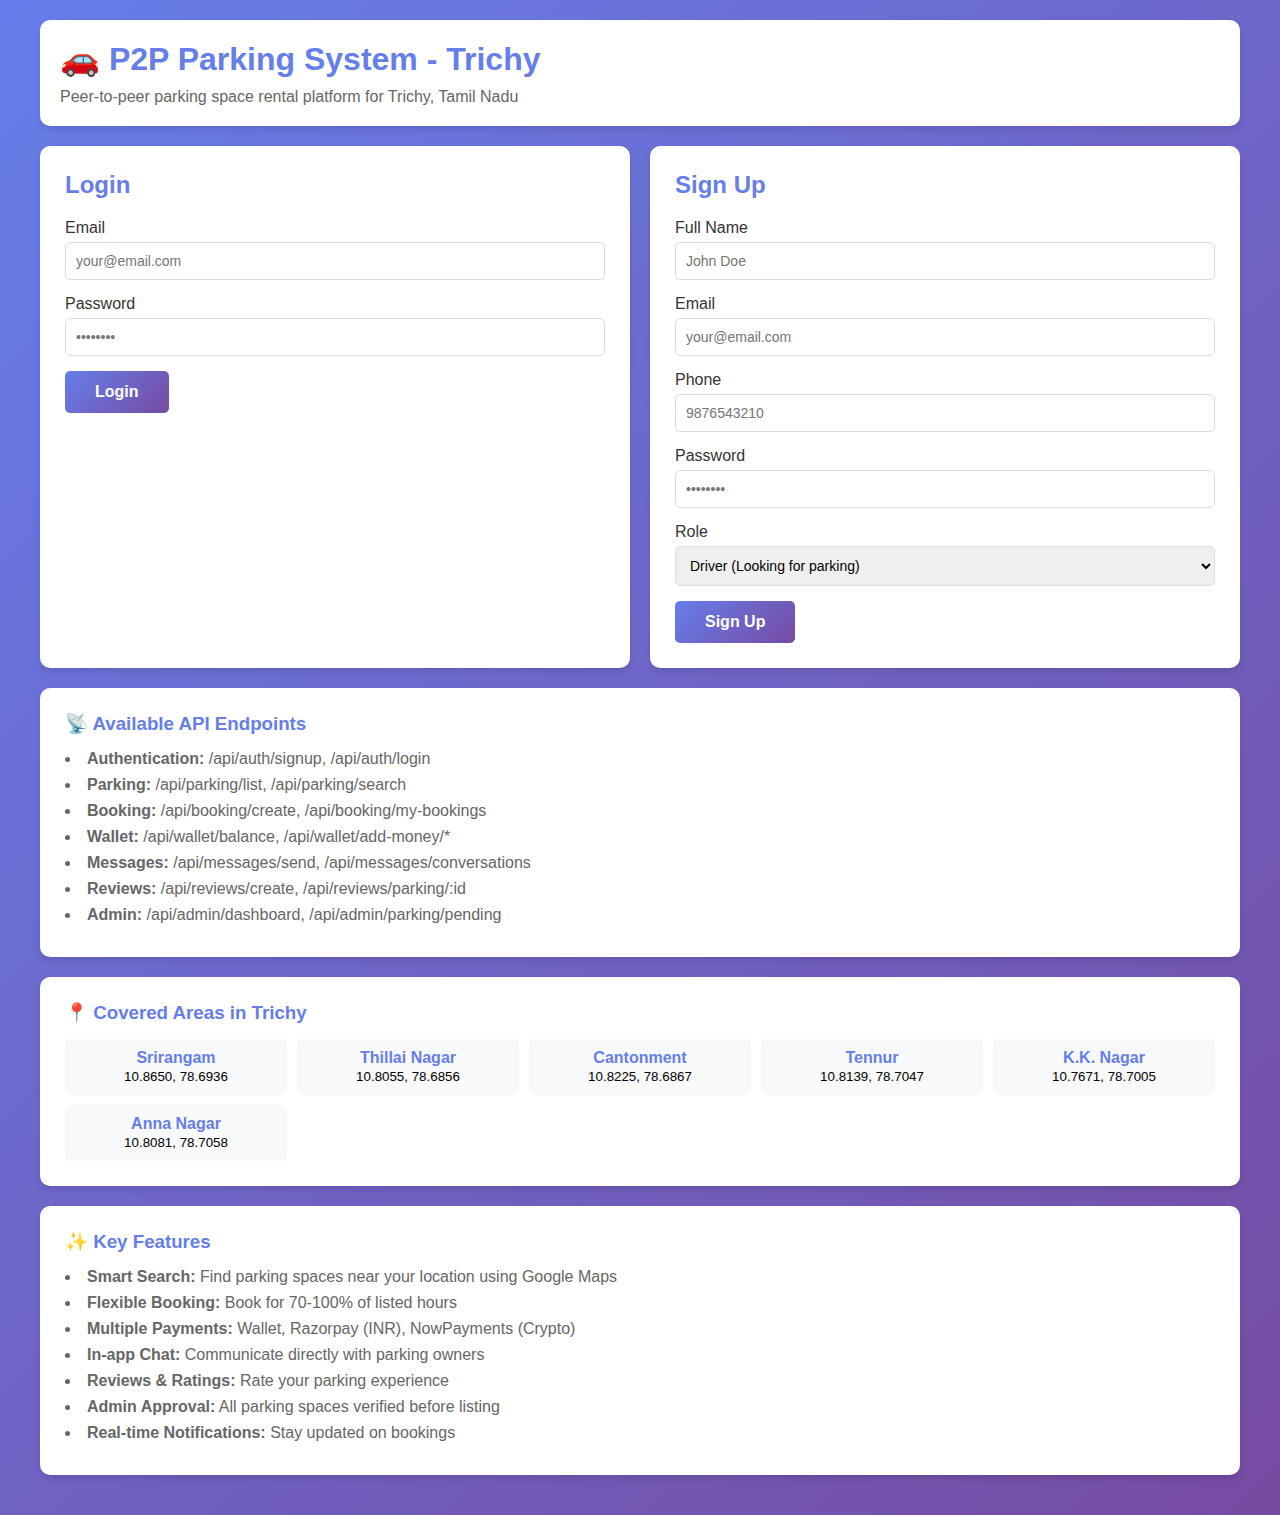
<file: index.html>
<!DOCTYPE html>
<html lang="en">
<head>
    <meta charset="UTF-8">
    <meta name="viewport" content="width=device-width, initial-scale=1.0">
    <title>P2P Parking - Trichy</title>
    <style>
        * {
            margin: 0;
            padding: 0;
            box-sizing: border-box;
        }

        body {
            font-family: 'Segoe UI', Tahoma, Geneva, Verdana, sans-serif;
            background: linear-gradient(135deg, #667eea 0%, #764ba2 100%);
            min-height: 100vh;
            padding: 20px;
        }

        .container {
            max-width: 1200px;
            margin: 0 auto;
        }

        .header {
            background: white;
            padding: 20px;
            border-radius: 10px;
            box-shadow: 0 4px 6px rgba(0,0,0,0.1);
            margin-bottom: 20px;
        }

        .header h1 {
            color: #667eea;
            margin-bottom: 10px;
        }

        .header p {
            color: #666;
        }

        .auth-section {
            display: grid;
            grid-template-columns: 1fr 1fr;
            gap: 20px;
            margin-bottom: 20px;
        }

        .card {
            background: white;
            padding: 25px;
            border-radius: 10px;
            box-shadow: 0 4px 6px rgba(0,0,0,0.1);
        }

        .card h2 {
            color: #667eea;
            margin-bottom: 20px;
            font-size: 1.5em;
        }

        .form-group {
            margin-bottom: 15px;
        }

        .form-group label {
            display: block;
            margin-bottom: 5px;
            color: #333;
            font-weight: 500;
        }

        .form-group input,
        .form-group select,
        .form-group textarea {
            width: 100%;
            padding: 10px;
            border: 1px solid #ddd;
            border-radius: 5px;
            font-size: 14px;
        }

        .form-group textarea {
            resize: vertical;
            min-height: 80px;
        }

        button {
            background: linear-gradient(135deg, #667eea 0%, #764ba2 100%);
            color: white;
            border: none;
            padding: 12px 30px;
            border-radius: 5px;
            cursor: pointer;
            font-size: 16px;
            font-weight: 600;
            transition: transform 0.2s;
        }

        button:hover {
            transform: translateY(-2px);
        }

        button:disabled {
            opacity: 0.5;
            cursor: not-allowed;
        }

        .info-section {
            background: white;
            padding: 25px;
            border-radius: 10px;
            box-shadow: 0 4px 6px rgba(0,0,0,0.1);
            margin-bottom: 20px;
        }

        .info-section h3 {
            color: #667eea;
            margin-bottom: 15px;
        }

        .info-section ul {
            list-style-position: inside;
            color: #666;
        }

        .info-section li {
            margin-bottom: 8px;
        }

        .response {
            margin-top: 15px;
            padding: 15px;
            border-radius: 5px;
            display: none;
        }

        .response.success {
            background: #d4edda;
            color: #155724;
            border: 1px solid #c3e6cb;
        }

        .response.error {
            background: #f8d7da;
            color: #721c24;
            border: 1px solid #f5c6cb;
        }

        .response pre {
            margin-top: 10px;
            background: rgba(0,0,0,0.05);
            padding: 10px;
            border-radius: 3px;
            overflow-x: auto;
            font-size: 12px;
        }

        .trichy-areas {
            display: grid;
            grid-template-columns: repeat(auto-fit, minmax(200px, 1fr));
            gap: 10px;
            margin-top: 10px;
        }

        .area-card {
            background: #f8f9fa;
            padding: 10px;
            border-radius: 5px;
            text-align: center;
        }

        .area-card strong {
            color: #667eea;
        }

        #map {
            width: 100%;
            height: 400px;
            border-radius: 10px;
            margin-top: 20px;
        }

        .hidden {
            display: none;
        }

        @media (max-width: 768px) {
            .auth-section {
                grid-template-columns: 1fr;
            }
        }
    </style>
</head>
<body>
    <div class="container">
        <div class="header">
            <h1>🚗 P2P Parking System - Trichy</h1>
            <p>Peer-to-peer parking space rental platform for Trichy, Tamil Nadu</p>
        </div>

        <div class="auth-section">
            <!-- Login Section -->
            <div class="card">
                <h2>Login</h2>
                <form id="loginForm">
                    <div class="form-group">
                        <label>Email</label>
                        <input type="email" id="loginEmail" placeholder="your@email.com" required>
                    </div>
                    <div class="form-group">
                        <label>Password</label>
                        <input type="password" id="loginPassword" placeholder="••••••••" required>
                    </div>
                    <button type="submit">Login</button>
                    <div id="loginResponse" class="response"></div>
                </form>
            </div>

            <!-- Signup Section -->
            <div class="card">
                <h2>Sign Up</h2>
                <form id="signupForm">
                    <div class="form-group">
                        <label>Full Name</label>
                        <input type="text" id="signupName" placeholder="John Doe" required>
                    </div>
                    <div class="form-group">
                        <label>Email</label>
                        <input type="email" id="signupEmail" placeholder="your@email.com" required>
                    </div>
                    <div class="form-group">
                        <label>Phone</label>
                        <input type="tel" id="signupPhone" placeholder="9876543210" required>
                    </div>
                    <div class="form-group">
                        <label>Password</label>
                        <input type="password" id="signupPassword" placeholder="••••••••" required>
                    </div>
                    <div class="form-group">
                        <label>Role</label>
                        <select id="signupRole" required>
                            <option value="driver">Driver (Looking for parking)</option>
                            <option value="host">Host (Offering parking)</option>
                        </select>
                    </div>
                    <button type="submit">Sign Up</button>
                    <div id="signupResponse" class="response"></div>
                </form>
            </div>
        </div>

        <!-- API Endpoints Info -->
        <div class="info-section">
            <h3>📡 Available API Endpoints</h3>
            <ul>
                <li><strong>Authentication:</strong> /api/auth/signup, /api/auth/login</li>
                <li><strong>Parking:</strong> /api/parking/list, /api/parking/search</li>
                <li><strong>Booking:</strong> /api/booking/create, /api/booking/my-bookings</li>
                <li><strong>Wallet:</strong> /api/wallet/balance, /api/wallet/add-money/*</li>
                <li><strong>Messages:</strong> /api/messages/send, /api/messages/conversations</li>
                <li><strong>Reviews:</strong> /api/reviews/create, /api/reviews/parking/:id</li>
                <li><strong>Admin:</strong> /api/admin/dashboard, /api/admin/parking/pending</li>
            </ul>
        </div>

        <!-- Trichy Areas -->
        <div class="info-section">
            <h3>📍 Covered Areas in Trichy</h3>
            <div class="trichy-areas">
                <div class="area-card">
                    <strong>Srirangam</strong><br>
                    <small>10.8650, 78.6936</small>
                </div>
                <div class="area-card">
                    <strong>Thillai Nagar</strong><br>
                    <small>10.8055, 78.6856</small>
                </div>
                <div class="area-card">
                    <strong>Cantonment</strong><br>
                    <small>10.8225, 78.6867</small>
                </div>
                <div class="area-card">
                    <strong>Tennur</strong><br>
                    <small>10.8139, 78.7047</small>
                </div>
                <div class="area-card">
                    <strong>K.K. Nagar</strong><br>
                    <small>10.7671, 78.7005</small>
                </div>
                <div class="area-card">
                    <strong>Anna Nagar</strong><br>
                    <small>10.8081, 78.7058</small>
                </div>
            </div>
        </div>

        <!-- Features -->
        <div class="info-section">
            <h3>✨ Key Features</h3>
            <ul>
                <li><strong>Smart Search:</strong> Find parking spaces near your location using Google Maps</li>
                <li><strong>Flexible Booking:</strong> Book for 70-100% of listed hours</li>
                <li><strong>Multiple Payments:</strong> Wallet, Razorpay (INR), NowPayments (Crypto)</li>
                <li><strong>In-app Chat:</strong> Communicate directly with parking owners</li>
                <li><strong>Reviews & Ratings:</strong> Rate your parking experience</li>
                <li><strong>Admin Approval:</strong> All parking spaces verified before listing</li>
                <li><strong>Real-time Notifications:</strong> Stay updated on bookings</li>
            </ul>
        </div>
    </div>

    <script>
        const API_BASE = 'http://localhost:5000/api';
        let authToken = localStorage.getItem('authToken');

        // Login Form
        document.getElementById('loginForm').addEventListener('submit', async (e) => {
            e.preventDefault();
            
            const email = document.getElementById('loginEmail').value;
            const password = document.getElementById('loginPassword').value;
            const responseDiv = document.getElementById('loginResponse');

            try {
                const response = await fetch(`${API_BASE}/auth/login`, {
                    method: 'POST',
                    headers: {
                        'Content-Type': 'application/json'
                    },
                    body: JSON.stringify({ email, password })
                });

                const data = await response.json();
                
                if (response.ok) {
                    authToken = data.token;
                    localStorage.setItem('authToken', authToken);
                    showResponse(responseDiv, 'success', 'Login successful!', data);
                } else {
                    showResponse(responseDiv, 'error', 'Login failed', data);
                }
            } catch (error) {
                showResponse(responseDiv, 'error', 'Network error', { error: error.message });
            }
        });

        // Signup Form
        document.getElementById('signupForm').addEventListener('submit', async (e) => {
            e.preventDefault();
            
            const name = document.getElementById('signupName').value;
            const email = document.getElementById('signupEmail').value;
            const phone = document.getElementById('signupPhone').value;
            const password = document.getElementById('signupPassword').value;
            const role = document.getElementById('signupRole').value;
            const responseDiv = document.getElementById('signupResponse');

            try {
                const response = await fetch(`${API_BASE}/auth/signup`, {
                    method: 'POST',
                    headers: {
                        'Content-Type': 'application/json'
                    },
                    body: JSON.stringify({ name, email, phone, password, role })
                });

                const data = await response.json();
                
                if (response.ok) {
                    authToken = data.token;
                    localStorage.setItem('authToken', authToken);
                    showResponse(responseDiv, 'success', 'Signup successful!', data);
                    
                    // Clear form
                    document.getElementById('signupForm').reset();
                } else {
                    showResponse(responseDiv, 'error', 'Signup failed', data);
                }
            } catch (error) {
                showResponse(responseDiv, 'error', 'Network error', { error: error.message });
            }
        });

        function showResponse(element, type, message, data) {
            element.className = `response ${type}`;
            element.innerHTML = `
                <strong>${message}</strong>
                <pre>${JSON.stringify(data, null, 2)}</pre>
            `;
            element.style.display = 'block';

            setTimeout(() => {
                element.style.display = 'none';
            }, 10000);
        }
    </script>
</body>
</html>
</file>
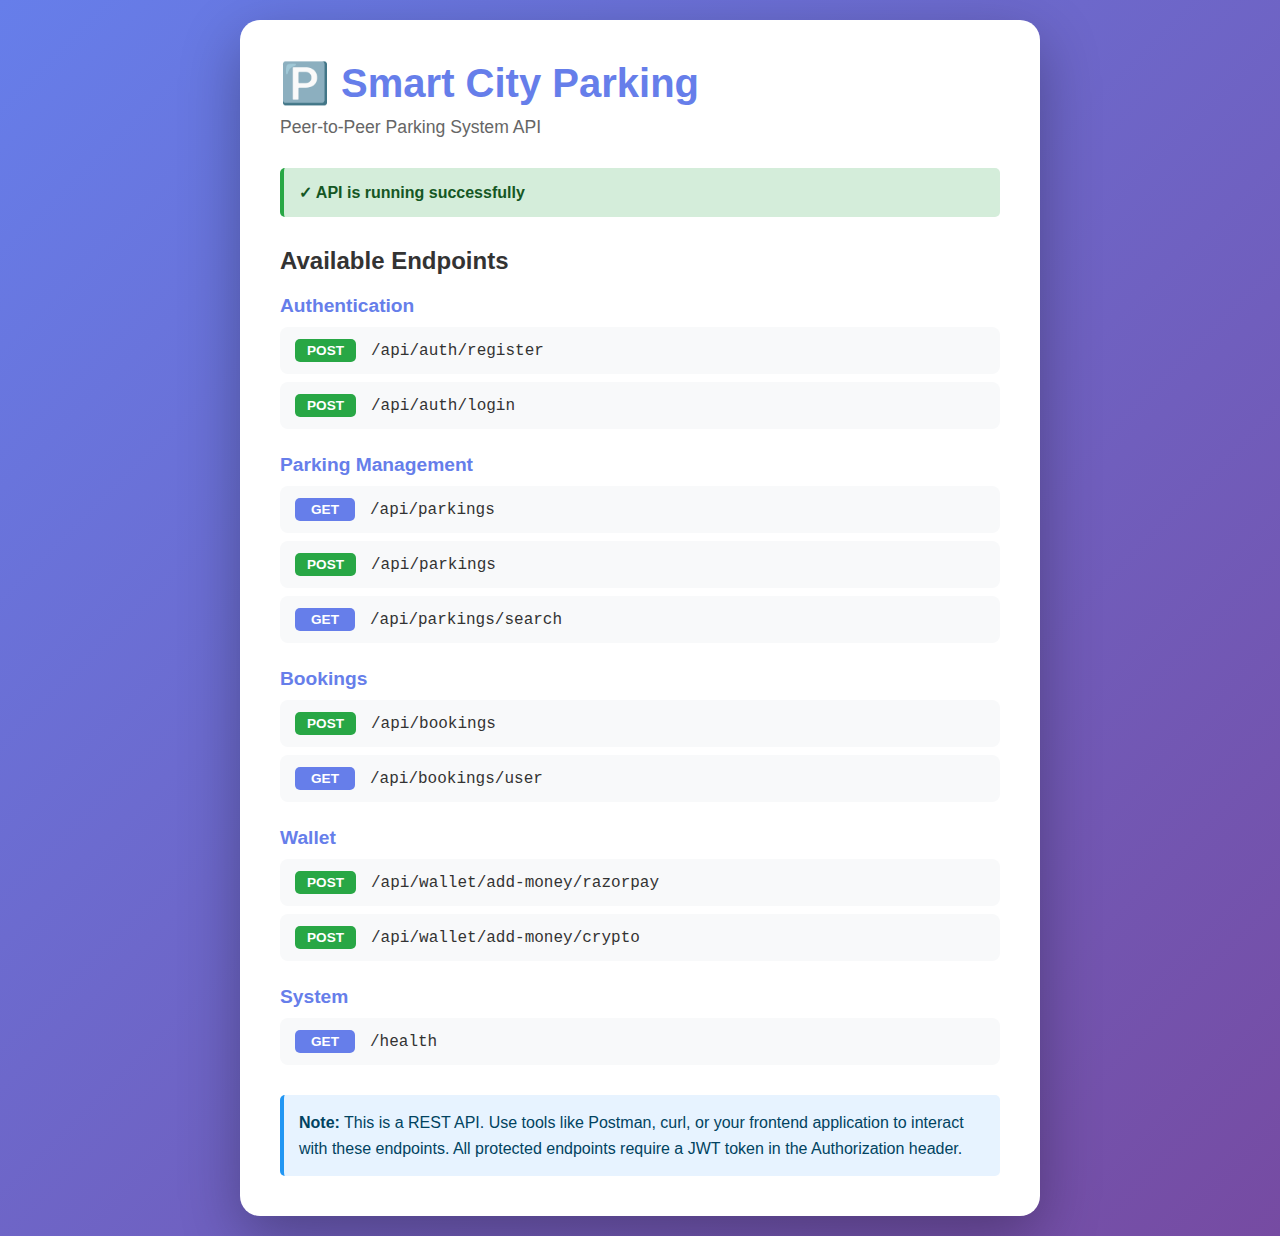
<file: templates/index.html>
<!DOCTYPE html>
<html lang="en">
<head>
    <meta charset="UTF-8">
    <meta name="viewport" content="width=device-width, initial-scale=1.0">
    <title>Smart City Parking - API</title>
    <style>
        * {
            margin: 0;
            padding: 0;
            box-sizing: border-box;
        }
        
        body {
            font-family: -apple-system, BlinkMacSystemFont, 'Segoe UI', Roboto, Oxygen, Ubuntu, Cantarell, sans-serif;
            background: linear-gradient(135deg, #667eea 0%, #764ba2 100%);
            min-height: 100vh;
            display: flex;
            align-items: center;
            justify-content: center;
            padding: 20px;
        }
        
        .container {
            background: white;
            border-radius: 20px;
            padding: 40px;
            max-width: 800px;
            width: 100%;
            box-shadow: 0 20px 60px rgba(0,0,0,0.3);
        }
        
        h1 {
            color: #667eea;
            margin-bottom: 10px;
            font-size: 2.5em;
        }
        
        .subtitle {
            color: #666;
            margin-bottom: 30px;
            font-size: 1.1em;
        }
        
        .status {
            background: #d4edda;
            border-left: 4px solid #28a745;
            padding: 15px;
            border-radius: 5px;
            margin-bottom: 30px;
        }
        
        .status-text {
            color: #155724;
            font-weight: 600;
        }
        
        .endpoints {
            margin-top: 30px;
        }
        
        .endpoints h2 {
            color: #333;
            margin-bottom: 20px;
            font-size: 1.5em;
        }
        
        .endpoint-group {
            margin-bottom: 25px;
        }
        
        .endpoint-group h3 {
            color: #667eea;
            margin-bottom: 10px;
            font-size: 1.2em;
        }
        
        .endpoint {
            background: #f8f9fa;
            padding: 12px 15px;
            margin: 8px 0;
            border-radius: 8px;
            display: flex;
            align-items: center;
            gap: 15px;
        }
        
        .method {
            background: #667eea;
            color: white;
            padding: 4px 12px;
            border-radius: 5px;
            font-weight: 600;
            font-size: 0.85em;
            min-width: 60px;
            text-align: center;
        }
        
        .method.post {
            background: #28a745;
        }
        
        .method.put {
            background: #ffc107;
            color: #333;
        }
        
        .method.delete {
            background: #dc3545;
        }
        
        .path {
            color: #333;
            font-family: 'Courier New', monospace;
            flex: 1;
        }
        
        .info-box {
            background: #e7f3ff;
            border-left: 4px solid #2196F3;
            padding: 15px;
            border-radius: 5px;
            margin-top: 30px;
        }
        
        .info-box p {
            color: #014361;
            line-height: 1.6;
        }
        
        a {
            color: #667eea;
            text-decoration: none;
        }
        
        a:hover {
            text-decoration: underline;
        }
    </style>
</head>
<body>
    <div class="container">
        <h1>🅿️ Smart City Parking</h1>
        <p class="subtitle">Peer-to-Peer Parking System API</p>
        
        <div class="status">
            <p class="status-text">✓ API is running successfully</p>
        </div>
        
        <div class="endpoints">
            <h2>Available Endpoints</h2>
            
            <div class="endpoint-group">
                <h3>Authentication</h3>
                <div class="endpoint">
                    <span class="method post">POST</span>
                    <span class="path">/api/auth/register</span>
                </div>
                <div class="endpoint">
                    <span class="method post">POST</span>
                    <span class="path">/api/auth/login</span>
                </div>
            </div>
            
            <div class="endpoint-group">
                <h3>Parking Management</h3>
                <div class="endpoint">
                    <span class="method">GET</span>
                    <span class="path">/api/parkings</span>
                </div>
                <div class="endpoint">
                    <span class="method post">POST</span>
                    <span class="path">/api/parkings</span>
                </div>
                <div class="endpoint">
                    <span class="method">GET</span>
                    <span class="path">/api/parkings/search</span>
                </div>
            </div>
            
            <div class="endpoint-group">
                <h3>Bookings</h3>
                <div class="endpoint">
                    <span class="method post">POST</span>
                    <span class="path">/api/bookings</span>
                </div>
                <div class="endpoint">
                    <span class="method">GET</span>
                    <span class="path">/api/bookings/user</span>
                </div>
            </div>
            
            <div class="endpoint-group">
                <h3>Wallet</h3>
                <div class="endpoint">
                    <span class="method post">POST</span>
                    <span class="path">/api/wallet/add-money/razorpay</span>
                </div>
                <div class="endpoint">
                    <span class="method post">POST</span>
                    <span class="path">/api/wallet/add-money/crypto</span>
                </div>
            </div>
            
            <div class="endpoint-group">
                <h3>System</h3>
                <div class="endpoint">
                    <span class="method">GET</span>
                    <span class="path">/health</span>
                </div>
            </div>
        </div>
        
        <div class="info-box">
            <p><strong>Note:</strong> This is a REST API. Use tools like Postman, curl, or your frontend application to interact with these endpoints. All protected endpoints require a JWT token in the Authorization header.</p>
        </div>
    </div>
</body>
</html>
</file>
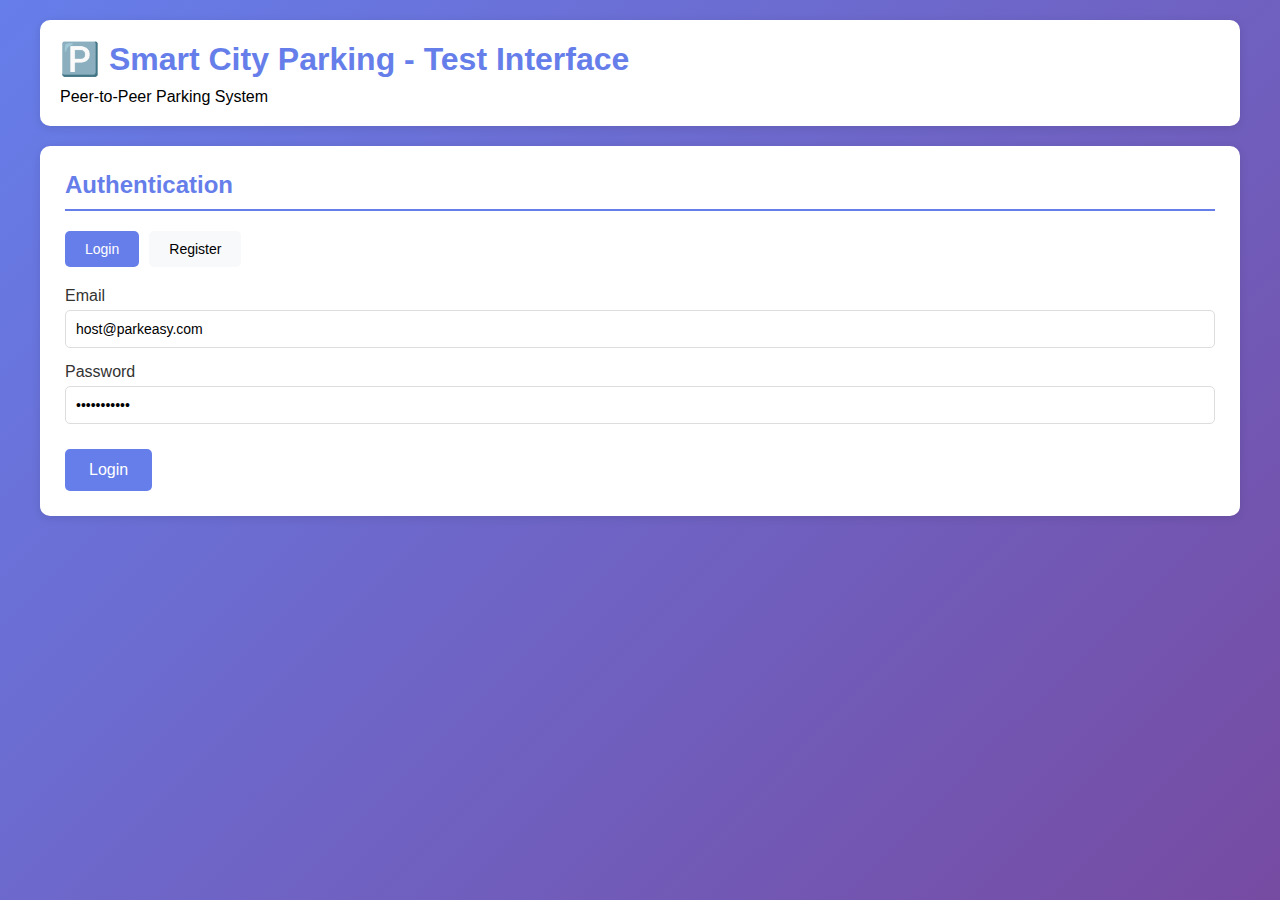
<file: test.html>
<!DOCTYPE html>
<html lang="en">
<head>
    <meta charset="UTF-8">
    <meta name="viewport" content="width=device-width, initial-scale=1.0">
    <title>Smart City Parking - Test Interface</title>
    <style>
        * {
            margin: 0;
            padding: 0;
            box-sizing: border-box;
        }
        
        body {
            font-family: -apple-system, BlinkMacSystemFont, 'Segoe UI', Roboto, sans-serif;
            background: linear-gradient(135deg, #667eea 0%, #764ba2 100%);
            min-height: 100vh;
            padding: 20px;
        }
        
        .container {
            max-width: 1200px;
            margin: 0 auto;
        }
        
        .header {
            background: white;
            padding: 20px;
            border-radius: 10px;
            margin-bottom: 20px;
            box-shadow: 0 2px 10px rgba(0,0,0,0.1);
        }
        
        .header h1 {
            color: #667eea;
            margin-bottom: 10px;
        }
        
        .user-info {
            display: flex;
            justify-content: space-between;
            align-items: center;
            margin-top: 15px;
            padding-top: 15px;
            border-top: 1px solid #e0e0e0;
        }
        
        .section {
            background: white;
            padding: 25px;
            border-radius: 10px;
            margin-bottom: 20px;
            box-shadow: 0 2px 10px rgba(0,0,0,0.1);
        }
        
        .section h2 {
            color: #667eea;
            margin-bottom: 20px;
            padding-bottom: 10px;
            border-bottom: 2px solid #667eea;
        }
        
        .form-group {
            margin-bottom: 15px;
        }
        
        .form-group label {
            display: block;
            margin-bottom: 5px;
            color: #333;
            font-weight: 500;
        }
        
        .form-group input,
        .form-group select,
        .form-group textarea {
            width: 100%;
            padding: 10px;
            border: 1px solid #ddd;
            border-radius: 5px;
            font-size: 14px;
        }
        
        .form-group textarea {
            resize: vertical;
            min-height: 80px;
        }
        
        .btn {
            background: #667eea;
            color: white;
            padding: 12px 24px;
            border: none;
            border-radius: 5px;
            cursor: pointer;
            font-size: 16px;
            margin-right: 10px;
            margin-top: 10px;
        }
        
        .btn:hover {
            background: #5568d3;
        }
        
        .btn-secondary {
            background: #6c757d;
        }
        
        .btn-success {
            background: #28a745;
        }
        
        .btn-danger {
            background: #dc3545;
        }
        
        .message {
            padding: 15px;
            border-radius: 5px;
            margin-bottom: 15px;
            display: none;
        }
        
        .message.success {
            background: #d4edda;
            color: #155724;
            border: 1px solid #c3e6cb;
        }
        
        .message.error {
            background: #f8d7da;
            color: #721c24;
            border: 1px solid #f5c6cb;
        }
        
        .grid {
            display: grid;
            grid-template-columns: repeat(auto-fill, minmax(300px, 1fr));
            gap: 20px;
            margin-top: 20px;
        }
        
        .card {
            background: #f8f9fa;
            padding: 20px;
            border-radius: 8px;
            border: 1px solid #e0e0e0;
        }
        
        .card h3 {
            color: #667eea;
            margin-bottom: 10px;
        }
        
        .card p {
            margin: 5px 0;
            color: #666;
        }
        
        .badge {
            display: inline-block;
            padding: 4px 8px;
            border-radius: 3px;
            font-size: 12px;
            font-weight: 600;
            margin-top: 5px;
        }
        
        .badge-pending {
            background: #ffc107;
            color: #333;
        }
        
        .badge-approved {
            background: #28a745;
            color: white;
        }
        
        .badge-confirmed {
            background: #17a2b8;
            color: white;
        }
        
        .badge-completed {
            background: #6c757d;
            color: white;
        }
        
        .tabs {
            display: flex;
            gap: 10px;
            margin-bottom: 20px;
        }
        
        .tab {
            padding: 10px 20px;
            background: #f8f9fa;
            border: none;
            border-radius: 5px;
            cursor: pointer;
            font-size: 14px;
        }
        
        .tab.active {
            background: #667eea;
            color: white;
        }
        
        .hidden {
            display: none !important;
        }
        
        .wallet-balance {
            font-size: 24px;
            font-weight: bold;
            color: #28a745;
        }
    </style>
</head>
<body>
    <div class="container">
        <div class="header">
            <h1>🅿️ Smart City Parking - Test Interface</h1>
            <p>Peer-to-Peer Parking System</p>
            <div class="user-info hidden" id="userInfo">
                <div>
                    <strong>User:</strong> <span id="userName"></span> |
                    <strong>Role:</strong> <span id="userRole"></span> |
                    <strong>Wallet:</strong> ₹<span id="userWallet">0</span>
                </div>
                <button class="btn btn-danger" onclick="logout()">Logout</button>
            </div>
        </div>

        <!-- Login/Register Section -->
        <div class="section" id="authSection">
            <h2>Authentication</h2>
            <div class="tabs">
                <button class="tab active" onclick="showAuthTab('login')">Login</button>
                <button class="tab" onclick="showAuthTab('register')">Register</button>
            </div>
            
            <div id="loginForm">
                <div class="message" id="loginMessage"></div>
                <div class="form-group">
                    <label>Email</label>
                    <input type="email" id="loginEmail" value="host@parkeasy.com">
                </div>
                <div class="form-group">
                    <label>Password</label>
                    <input type="password" id="loginPassword" value="password123">
                </div>
                <button class="btn" onclick="login()">Login</button>
            </div>
            
            <div id="registerForm" class="hidden">
                <div class="message" id="registerMessage"></div>
                <div class="form-group">
                    <label>Name</label>
                    <input type="text" id="regName">
                </div>
                <div class="form-group">
                    <label>Email</label>
                    <input type="email" id="regEmail">
                </div>
                <div class="form-group">
                    <label>Phone (10 digits)</label>
                    <input type="tel" id="regPhone" pattern="[0-9]{10}">
                </div>
                <div class="form-group">
                    <label>Password</label>
                    <input type="password" id="regPassword">
                </div>
                <div class="form-group">
                    <label>Role</label>
                    <select id="regRole">
                        <option value="driver">Driver (Looking for parking)</option>
                        <option value="host">Host (Offer parking space)</option>
                        <option value="admin">Admin (Platform Management)</option>
                    </select>
                </div>
                <div class="form-group" id="adminPasswordGroup" style="display: none;">
                    <label>Admin Password (Required for Admin role)</label>
                    <input type="password" id="regAdminPassword" placeholder="Enter admin password">
                    <small style="color: #666;">Contact platform owner for admin password</small>
                </div>
                <button class="btn" onclick="register()">Register</button>
            </div>
        </div>

        <!-- Main App Section (Hidden until login) -->
        <div id="appSection" class="hidden">
            <!-- Wallet Section -->
            <div class="section">
                <h2>💰 Wallet</h2>
                <div class="wallet-balance">₹<span id="walletBalance">0</span></div>
                <div style="margin-top: 15px;">
                    <input type="number" id="topupAmount" placeholder="Enter amount" style="width: 200px; padding: 10px; margin-right: 10px;">
                    <button class="btn btn-success" onclick="topupWallet('razorpay')">Add via Razorpay</button>
                    <button class="btn btn-secondary" onclick="topupWallet('crypto')">Add via Crypto</button>
                </div>
            </div>

            <!-- Host Section -->
            <div class="section hidden" id="hostSection">
                <h2>🏠 Host Dashboard</h2>
                <div class="tabs">
                    <button class="tab active" onclick="showHostTab('create')">Create Listing</button>
                    <button class="tab" onclick="showHostTab('mylistings')">My Listings</button>
                    <button class="tab" onclick="showHostTab('bookings')">Bookings</button>
                </div>
                
                <div id="createListing">
                    <div class="message" id="createMessage"></div>
                    <div class="form-group">
                        <label>Title</label>
                        <input type="text" id="parkingTitle" placeholder="e.g., Secure Parking near Central">
                    </div>
                    <div class="form-group">
                        <label>Description</label>
                        <textarea id="parkingDescription" placeholder="Describe your parking space"></textarea>
                    </div>
                    <div class="form-group">
                        <label>Address</label>
                        <input type="text" id="parkingAddress" placeholder="Full address">
                    </div>
                    <div class="form-group">
                        <label>City</label>
                        <input type="text" id="parkingCity" value="Trichy">
                    </div>
                    <div class="form-group">
                        <label>Vehicle Type</label>
                        <select id="parkingVehicleType">
                            <option value="2-wheeler">2-Wheeler</option>
                            <option value="4-wheeler">4-Wheeler</option>
                        </select>
                    </div>
                    <div class="form-group">
                        <label>Price per Hour (₹)</label>
                        <input type="number" id="parkingPrice" value="10">
                    </div>
                    <div class="form-group">
                        <label>Total Hours Available</label>
                        <input type="number" id="parkingTotalHours" value="10">
                    </div>
                    <div class="form-group">
                        <label>Minimum Rental Hours</label>
                        <input type="number" id="parkingMinHours" value="2">
                    </div>
                    <div class="form-group">
                        <label>Latitude</label>
                        <input type="number" step="0.000001" id="parkingLat" value="10.7905">
                    </div>
                    <div class="form-group">
                        <label>Longitude</label>
                        <input type="number" step="0.000001" id="parkingLng" value="78.7047">
                    </div>
                    <button class="btn btn-success" onclick="createParking()">Create Listing</button>
                </div>
                
                <div id="myListings" class="hidden">
                    <div class="grid" id="myListingsGrid"></div>
                </div>
                
                <div id="hostBookings" class="hidden">
                    <div class="grid" id="hostBookingsGrid"></div>
                </div>
            </div>

            <!-- Driver Section -->
            <div class="section hidden" id="driverSection">
                <h2>🚗 Driver Dashboard</h2>
                <div class="tabs">
                    <button class="tab active" onclick="showDriverTab('search')">Search Parking</button>
                    <button class="tab" onclick="showDriverTab('mybookings')">My Bookings</button>
                </div>
                
                <div id="searchParking">
                    <div class="form-group">
                        <label>City</label>
                        <input type="text" id="searchCity" value="Trichy">
                    </div>
                    <div class="form-group">
                        <label>Vehicle Type</label>
                        <select id="searchVehicleType">
                            <option value="">All</option>
                            <option value="2-wheeler">2-Wheeler</option>
                            <option value="4-wheeler">4-Wheeler</option>
                        </select>
                    </div>
                    <button class="btn" onclick="searchParkings()">Search</button>
                    <div class="grid" id="searchResults"></div>
                </div>
                
                <div id="myBookings" class="hidden">
                    <div class="grid" id="myBookingsGrid"></div>
                </div>
            </div>
        </div>
    </div>

    <script>
        let token = localStorage.getItem('token');
        let currentUser = JSON.parse(localStorage.getItem('user') || 'null');

        // Initialize
        if (token && currentUser) {
            showApp();
        }

        function showMessage(elementId, message, type) {
            const el = document.getElementById(elementId);
            el.textContent = message;
            el.className = `message ${type}`;
            el.style.display = 'block';
            setTimeout(() => el.style.display = 'none', 5000);
        }

        function showAuthTab(tab) {
            document.getElementById('loginForm').classList.toggle('hidden', tab !== 'login');
            document.getElementById('registerForm').classList.toggle('hidden', tab !== 'register');
            document.querySelectorAll('#authSection .tab').forEach(t => t.classList.remove('active'));
            event.target.classList.add('active');
        }

        // Show admin password field when admin role selected
        document.addEventListener('DOMContentLoaded', function() {
            const roleSelect = document.getElementById('regRole');
            const adminPasswordGroup = document.getElementById('adminPasswordGroup');
            
            if (roleSelect) {
                roleSelect.addEventListener('change', function() {
                    if (this.value === 'admin') {
                        adminPasswordGroup.style.display = 'block';
                    } else {
                        adminPasswordGroup.style.display = 'none';
                    }
                });
            }
        });

        async function register() {
            const role = document.getElementById('regRole').value;
            const data = {
                name: document.getElementById('regName').value,
                email: document.getElementById('regEmail').value,
                phone: document.getElementById('regPhone').value,
                password: document.getElementById('regPassword').value,
                role: role
            };

            // Add admin password header if registering as admin
            const headers = {'Content-Type': 'application/json'};
            if (role === 'admin') {
                const adminPassword = document.getElementById('regAdminPassword').value;
                if (!adminPassword) {
                    showMessage('registerMessage', 'Admin password is required for admin role', 'error');
                    return;
                }
                headers['X-Admin-Password'] = adminPassword;
            }

            try {
                const response = await fetch('/api/auth/register', {
                    method: 'POST',
                    headers: headers,
                    body: JSON.stringify(data)
                });
                const result = await response.json();
                
                if (response.ok) {
                    showMessage('registerMessage', result.message, 'success');
                    setTimeout(() => showAuthTab('login'), 2000);
                } else {
                    showMessage('registerMessage', result.message, 'error');
                }
            } catch (error) {
                showMessage('registerMessage', 'Registration failed', 'error');
            }
        }

        async function login() {
            const data = {
                email: document.getElementById('loginEmail').value,
                password: document.getElementById('loginPassword').value
            };

            try {
                const response = await fetch('/api/auth/login', {
                    method: 'POST',
                    headers: {'Content-Type': 'application/json'},
                    body: JSON.stringify(data)
                });
                const result = await response.json();
                
                if (response.ok) {
                    token = result.token;
                    currentUser = result.user;
                    localStorage.setItem('token', token);
                    localStorage.setItem('user', JSON.stringify(currentUser));
                    showMessage('loginMessage', result.message, 'success');
                    setTimeout(() => showApp(), 1000);
                } else {
                    showMessage('loginMessage', result.message, 'error');
                }
            } catch (error) {
                showMessage('loginMessage', 'Login failed', 'error');
            }
        }

        function showApp() {
            document.getElementById('authSection').classList.add('hidden');
            document.getElementById('appSection').classList.remove('hidden');
            document.getElementById('userInfo').classList.remove('hidden');
            
            document.getElementById('userName').textContent = currentUser.name;
            document.getElementById('userRole').textContent = currentUser.role;
            document.getElementById('userWallet').textContent = currentUser.wallet_balance;
            document.getElementById('walletBalance').textContent = currentUser.wallet_balance;
            
            if (currentUser.role === 'host') {
                document.getElementById('hostSection').classList.remove('hidden');
                loadMyListings();
            } else {
                document.getElementById('driverSection').classList.remove('hidden');
                searchParkings();
            }
            
            loadProfile();
        }

        function logout() {
            localStorage.removeItem('token');
            localStorage.removeItem('user');
            location.reload();
        }

        async function loadProfile() {
            try {
                const response = await fetch('/api/user/profile', {
                    headers: {'Authorization': `Bearer ${token}`}
                });
                const result = await response.json();
                if (response.ok) {
                    currentUser.wallet_balance = result.wallet_balance;
                    document.getElementById('userWallet').textContent = result.wallet_balance;
                    document.getElementById('walletBalance').textContent = result.wallet_balance;
                }
            } catch (error) {
                console.error('Failed to load profile');
            }
        }

        async function topupWallet(method) {
            const amount = document.getElementById('topupAmount').value;
            if (!amount || amount <= 0) {
                alert('Please enter valid amount');
                return;
            }

            if (method === 'razorpay') {
                try {
                    const response = await fetch('/api/wallet/create-order', {
                        method: 'POST',
                        headers: {
                            'Authorization': `Bearer ${token}`,
                            'Content-Type': 'application/json'
                        },
                        body: JSON.stringify({amount: parseFloat(amount)})
                    });
                    const result = await response.json();
                    
                    if (response.ok) {
                        alert(`Razorpay Order Created!\nOrder ID: ${result.order_id}\n\nIn production, Razorpay checkout would open here.`);
                        // In production, integrate Razorpay checkout
                    } else {
                        alert(result.message);
                    }
                } catch (error) {
                    alert('Failed to create order');
                }
            } else {
                alert('Crypto payment integration coming soon!');
            }
        }

        async function createParking() {
            const data = {
                title: document.getElementById('parkingTitle').value,
                description: document.getElementById('parkingDescription').value,
                address: document.getElementById('parkingAddress').value,
                city: document.getElementById('parkingCity').value,
                location: [
                    parseFloat(document.getElementById('parkingLng').value),
                    parseFloat(document.getElementById('parkingLat').value)
                ],
                vehicle_type: document.getElementById('parkingVehicleType').value,
                price_per_hour: parseFloat(document.getElementById('parkingPrice').value),
                total_hours: parseInt(document.getElementById('parkingTotalHours').value),
                min_rental_hours: parseInt(document.getElementById('parkingMinHours').value),
                amenities: ['CCTV', 'Covered']
            };

            try {
                const response = await fetch('/api/parkings', {
                    method: 'POST',
                    headers: {
                        'Authorization': `Bearer ${token}`,
                        'Content-Type': 'application/json'
                    },
                    body: JSON.stringify(data)
                });
                const result = await response.json();
                
                if (response.ok) {
                    showMessage('createMessage', result.message, 'success');
                    // Clear form
                    document.getElementById('parkingTitle').value = '';
                    document.getElementById('parkingDescription').value = '';
                    loadMyListings();
                } else {
                    showMessage('createMessage', result.message, 'error');
                }
            } catch (error) {
                showMessage('createMessage', 'Failed to create listing', 'error');
            }
        }

        async function loadMyListings() {
            try {
                const response = await fetch('/api/parkings/my-listings', {
                    headers: {'Authorization': `Bearer ${token}`}
                });
                const result = await response.json();
                
                if (response.ok) {
                    const grid = document.getElementById('myListingsGrid');
                    grid.innerHTML = result.parkings.map(p => `
                        <div class="card">
                            <h3>${p.title}</h3>
                            <p><strong>Address:</strong> ${p.address}</p>
                            <p><strong>Vehicle:</strong> ${p.vehicle_type}</p>
                            <p><strong>Price:</strong> ₹${p.price_per_hour}/hour</p>
                            <span class="badge badge-${p.status}">${p.status}</span>
                        </div>
                    `).join('') || '<p>No listings yet</p>';
                }
            } catch (error) {
                console.error('Failed to load listings');
            }
        }

        async function searchParkings() {
            const city = document.getElementById('searchCity').value;
            const vehicleType = document.getElementById('searchVehicleType').value;
            
            try {
                const params = new URLSearchParams({city});
                if (vehicleType) params.append('vehicle_type', vehicleType);
                
                const response = await fetch(`/api/parkings?${params}`);
                const result = await response.json();
                
                if (response.ok) {
                    const grid = document.getElementById('searchResults');
                    grid.innerHTML = result.parkings.map(p => `
                        <div class="card">
                            <h3>${p.title}</h3>
                            <p><strong>Address:</strong> ${p.address}</p>
                            <p><strong>Vehicle:</strong> ${p.vehicle_type}</p>
                            <p><strong>Price:</strong> ₹${p.price_per_hour}/hour</p>
                            <p><strong>Min Hours:</strong> ${p.min_rental_hours}</p>
                            <button class="btn btn-success" onclick="bookParking('${p._id}', ${p.min_rental_hours}, ${p.price_per_hour})">Book Now</button>
                        </div>
                    `).join('') || '<p>No parkings found</p>';
                }
            } catch (error) {
                console.error('Search failed');
            }
        }

        async function bookParking(parkingId, minHours, pricePerHour) {
            const hours = prompt(`Enter number of hours (minimum ${minHours}):`, minHours);
            if (!hours || hours < minHours) {
                alert(`Minimum ${minHours} hours required`);
                return;
            }
            
            const totalCost = hours * pricePerHour;
            const paymentMethod = confirm(`Total cost: ₹${totalCost}\n\nClick OK to pay via Wallet\nClick Cancel to pay directly to host`) ? 'wallet' : 'direct';
            
            try {
                const response = await fetch('/api/bookings', {
                    method: 'POST',
                    headers: {
                        'Authorization': `Bearer ${token}`,
                        'Content-Type': 'application/json'
                    },
                    body: JSON.stringify({
                        parking_id: parkingId,
                        hours: parseInt(hours),
                        payment_method: paymentMethod
                    })
                });
                const result = await response.json();
                
                if (response.ok) {
                    alert(result.message);
                    loadMyBookings();
                } else {
                    alert(result.message);
                }
            } catch (error) {
                alert('Booking failed');
            }
        }

        async function loadMyBookings() {
            try {
                const response = await fetch('/api/bookings/user', {
                    headers: {'Authorization': `Bearer ${token}`}
                });
                const result = await response.json();
                
                if (response.ok) {
                    const grid = document.getElementById('myBookingsGrid');
                    grid.innerHTML = result.bookings.map(b => `
                        <div class="card">
                            <h3>${b.parking_title}</h3>
                            <p><strong>Hours:</strong> ${b.hours}</p>
                            <p><strong>Total Cost:</strong> ₹${b.total_cost}</p>
                            <p><strong>Payment:</strong> ${b.payment_method}</p>
                            <span class="badge badge-${b.status}">${b.status}</span>
                            ${b.status === 'confirmed' && b.payment_status === 'pending' ? 
                                `<button class="btn btn-success" onclick="completePayment('${b._id}')">Complete Payment</button>` : ''}
                        </div>
                    `).join('') || '<p>No bookings yet</p>';
                }
            } catch (error) {
                console.error('Failed to load bookings');
            }
        }

        async function completePayment(bookingId) {
            if (!confirm('Complete payment for this booking?')) return;
            
            try {
                const response = await fetch(`/api/bookings/${bookingId}/complete-payment`, {
                    method: 'POST',
                    headers: {'Authorization': `Bearer ${token}`}
                });
                const result = await response.json();
                
                if (response.ok) {
                    alert(result.message);
                    loadMyBookings();
                    loadProfile();
                } else {
                    alert(result.message);
                }
            } catch (error) {
                alert('Payment failed');
            }
        }

        function showHostTab(tab) {
            document.getElementById('createListing').classList.toggle('hidden', tab !== 'create');
            document.getElementById('myListings').classList.toggle('hidden', tab !== 'mylistings');
            document.getElementById('hostBookings').classList.toggle('hidden', tab !== 'bookings');
            
            if (tab === 'mylistings') loadMyListings();
            if (tab === 'bookings') loadHostBookings();
        }

        function showDriverTab(tab) {
            document.getElementById('searchParking').classList.toggle('hidden', tab !== 'search');
            document.getElementById('myBookings').classList.toggle('hidden', tab !== 'mybookings');
            
            if (tab === 'search') searchParkings();
            if (tab === 'mybookings') loadMyBookings();
        }

        async function loadHostBookings() {
            try {
                const response = await fetch('/api/bookings/user', {
                    headers: {'Authorization': `Bearer ${token}`}
                });
                const result = await response.json();
                
                if (response.ok) {
                    const grid = document.getElementById('hostBookingsGrid');
                    grid.innerHTML = result.bookings.map(b => `
                        <div class="card">
                            <h3>${b.parking_title}</h3>
                            <p><strong>Driver:</strong> ${b.driver_name}</p>
                            <p><strong>Phone:</strong> ${b.driver_phone}</p>
                            <p><strong>Hours:</strong> ${b.hours}</p>
                            <p><strong>Amount:</strong> ₹${b.total_cost}</p>
                            <span class="badge badge-${b.status}">${b.status}</span>
                            ${b.status === 'pending' ? 
                                `<button class="btn btn-success" onclick="confirmBooking('${b._id}')">Accept</button>` : ''}
                        </div>
                    `).join('') || '<p>No bookings yet</p>';
                }
            } catch (error) {
                console.error('Failed to load bookings');
            }
        }

        async function confirmBooking(bookingId) {
            try {
                const response = await fetch(`/api/bookings/${bookingId}/confirm`, {
                    method: 'PUT',
                    headers: {'Authorization': `Bearer ${token}`}
                });
                const result = await response.json();
                
                if (response.ok) {
                    alert(result.message);
                    loadHostBookings();
                } else {
                    alert(result.message);
                }
            } catch (error) {
                alert('Failed to confirm booking');
            }
        }
    </script>
</body>
</html>
</file>
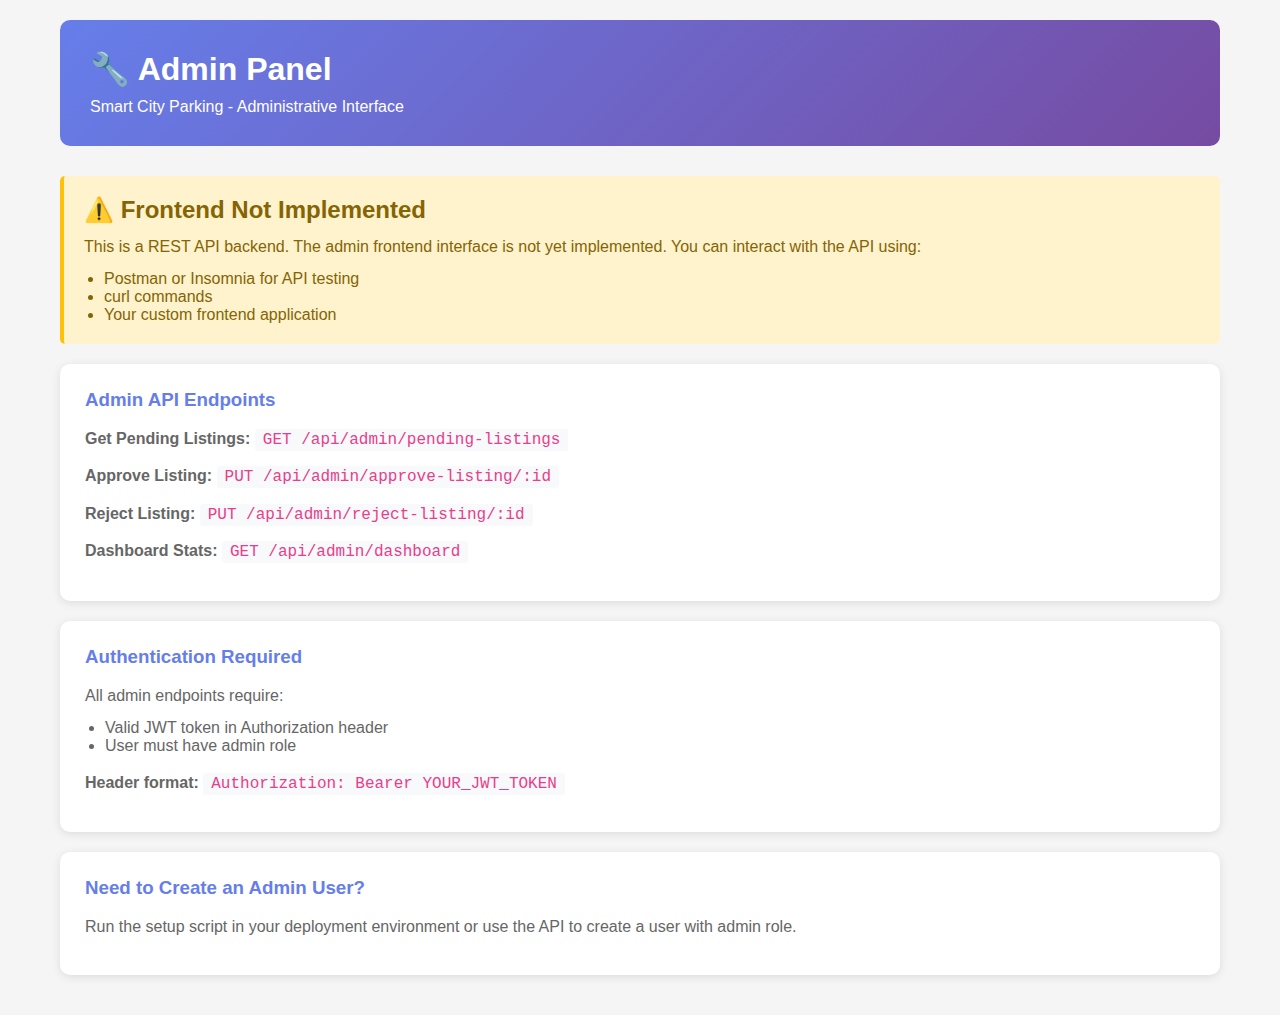
<file: templates/admin.html>
<!DOCTYPE html>
<html lang="en">
<head>
    <meta charset="UTF-8">
    <meta name="viewport" content="width=device-width, initial-scale=1.0">
    <title>Admin Panel - Smart City Parking</title>
    <style>
        * {
            margin: 0;
            padding: 0;
            box-sizing: border-box;
        }
        
        body {
            font-family: -apple-system, BlinkMacSystemFont, 'Segoe UI', Roboto, Oxygen, Ubuntu, Cantarell, sans-serif;
            background: #f5f5f5;
        }
        
        .container {
            max-width: 1200px;
            margin: 0 auto;
            padding: 20px;
        }
        
        header {
            background: linear-gradient(135deg, #667eea 0%, #764ba2 100%);
            color: white;
            padding: 30px;
            border-radius: 10px;
            margin-bottom: 30px;
        }
        
        h1 {
            margin-bottom: 10px;
        }
        
        .warning {
            background: #fff3cd;
            border-left: 4px solid #ffc107;
            padding: 20px;
            border-radius: 5px;
            margin-bottom: 20px;
        }
        
        .warning h2 {
            color: #856404;
            margin-bottom: 10px;
        }
        
        .warning p {
            color: #856404;
            line-height: 1.6;
        }
        
        .info-card {
            background: white;
            padding: 25px;
            border-radius: 10px;
            box-shadow: 0 2px 10px rgba(0,0,0,0.1);
            margin-bottom: 20px;
        }
        
        .info-card h3 {
            color: #667eea;
            margin-bottom: 15px;
        }
        
        .info-card p {
            color: #666;
            line-height: 1.6;
            margin-bottom: 10px;
        }
        
        code {
            background: #f8f9fa;
            padding: 2px 8px;
            border-radius: 3px;
            font-family: 'Courier New', monospace;
            color: #e83e8c;
        }
        
        .button {
            background: #667eea;
            color: white;
            padding: 12px 24px;
            border: none;
            border-radius: 5px;
            font-size: 16px;
            cursor: pointer;
            text-decoration: none;
            display: inline-block;
            margin-top: 10px;
        }
        
        .button:hover {
            background: #5568d3;
        }
    </style>
</head>
<body>
    <div class="container">
        <header>
            <h1>🔧 Admin Panel</h1>
            <p>Smart City Parking - Administrative Interface</p>
        </header>
        
        <div class="warning">
            <h2>⚠️ Frontend Not Implemented</h2>
            <p>This is a REST API backend. The admin frontend interface is not yet implemented. You can interact with the API using:</p>
            <ul style="margin-top: 10px; margin-left: 20px; color: #856404;">
                <li>Postman or Insomnia for API testing</li>
                <li>curl commands</li>
                <li>Your custom frontend application</li>
            </ul>
        </div>
        
        <div class="info-card">
            <h3>Admin API Endpoints</h3>
            <p><strong>Get Pending Listings:</strong> <code>GET /api/admin/pending-listings</code></p>
            <p><strong>Approve Listing:</strong> <code>PUT /api/admin/approve-listing/:id</code></p>
            <p><strong>Reject Listing:</strong> <code>PUT /api/admin/reject-listing/:id</code></p>
            <p><strong>Dashboard Stats:</strong> <code>GET /api/admin/dashboard</code></p>
        </div>
        
        <div class="info-card">
            <h3>Authentication Required</h3>
            <p>All admin endpoints require:</p>
            <ul style="margin-left: 20px; color: #666; margin-top: 10px;">
                <li>Valid JWT token in Authorization header</li>
                <li>User must have admin role</li>
            </ul>
            <p style="margin-top: 15px;"><strong>Header format:</strong> <code>Authorization: Bearer YOUR_JWT_TOKEN</code></p>
        </div>
        
        <div class="info-card">
            <h3>Need to Create an Admin User?</h3>
            <p>Run the setup script in your deployment environment or use the API to create a user with admin role.</p>
        </div>
    </div>
</body>
</html>
</file>
